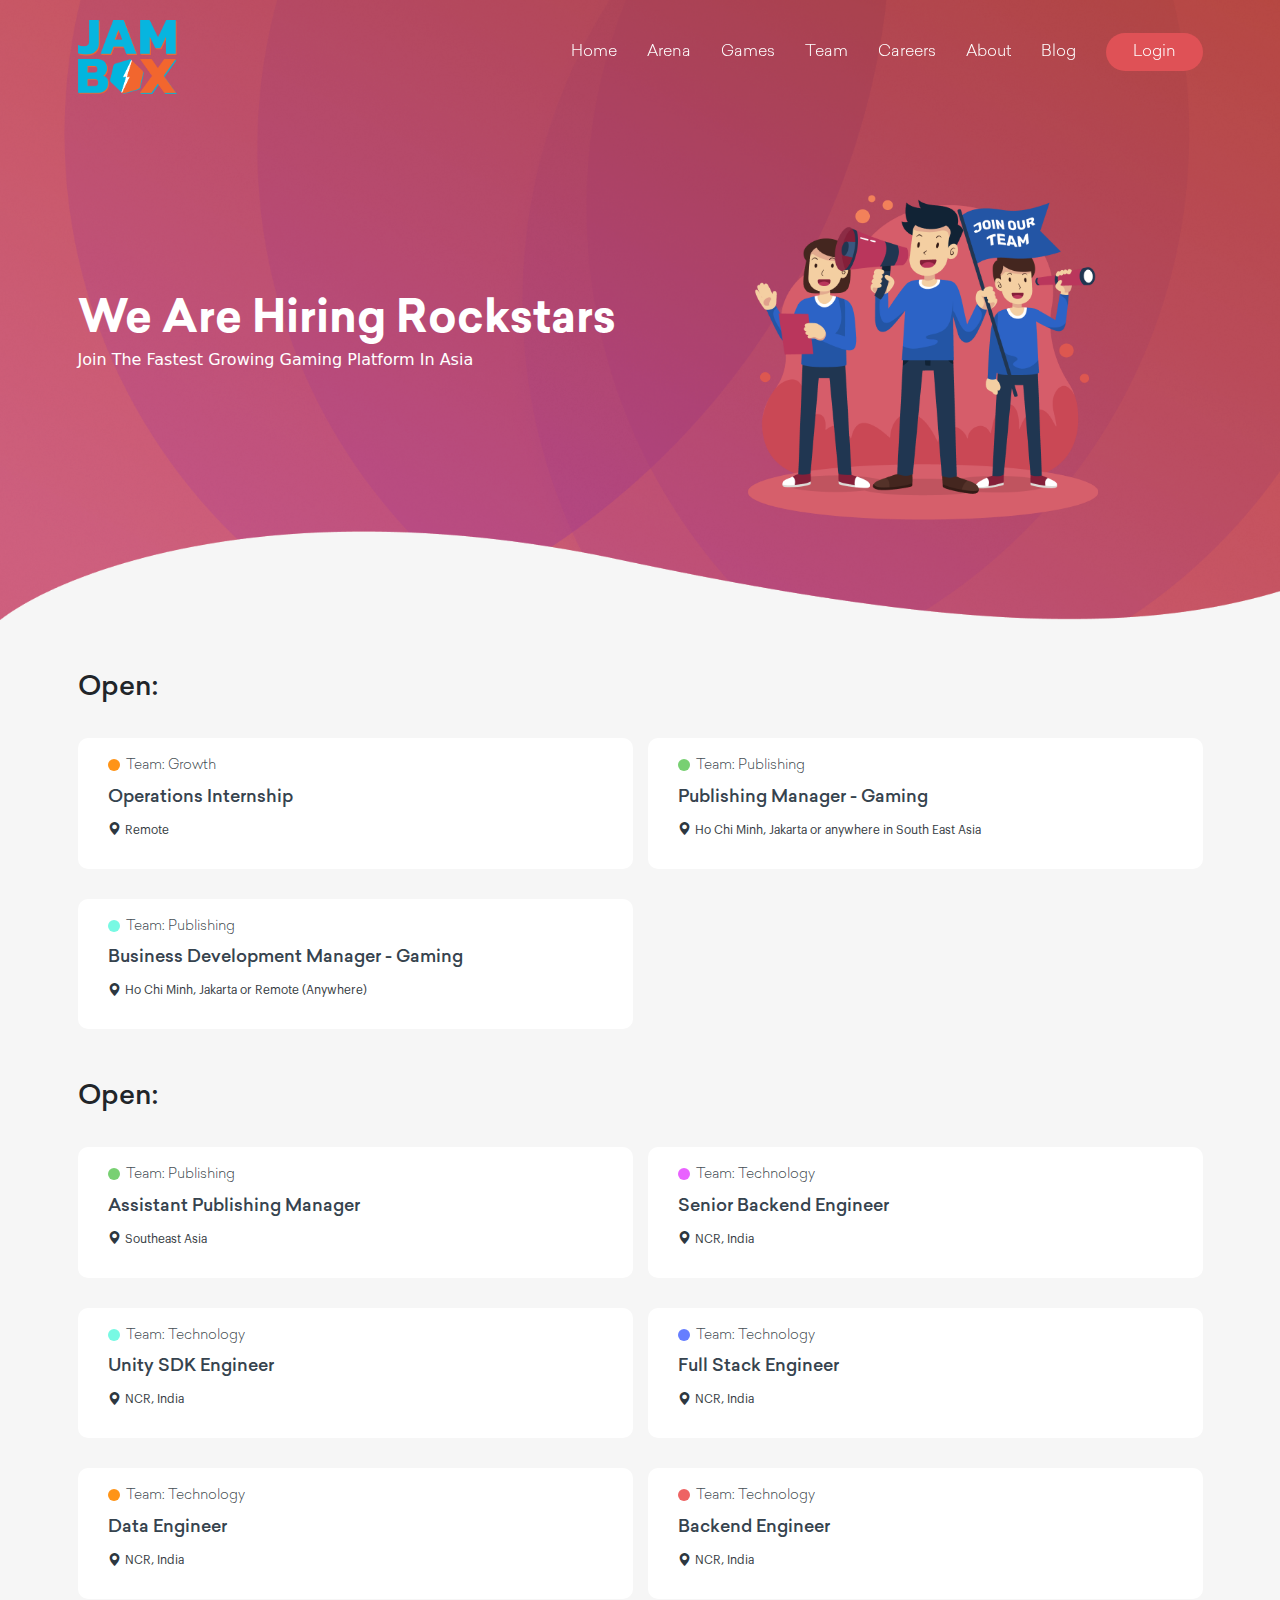
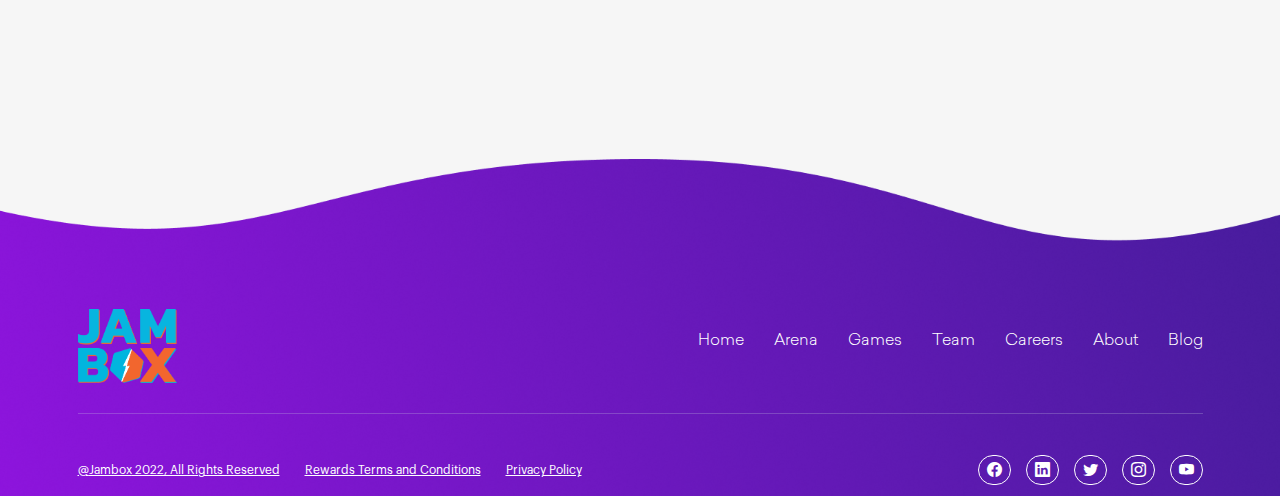
<file: index.html>
<!DOCTYPE html>
<html lang="en">
  <head>
    <meta charset="UTF-8" />
    <meta http-equiv="X-UA-Compatible" content="IE=edge" />
    <meta name="viewport" content="width=device-width, initial-scale=1.0" />
    <title>Jam Box - Career</title>

    <!-- Bootstrap Icon Css -->
    <link
      rel="stylesheet"
      href="https://cdn.jsdelivr.net/npm/bootstrap-icons@1.8.1/font/bootstrap-icons.css"
    />

    <!-- Bootstrap Css -->
    <link rel="stylesheet" href="resources/css/bootstrap.min.css" />

    <!-- Header-Footer CSS -->
    <link rel="stylesheet" href="resources/css/header-footer.css" />

    <!-- Career CSS -->
    <link rel="stylesheet" href="resources/css/career.css" />
  </head>
  <body>
    <!-- Header Section HTML Start -->

    <header class="header">
      <div class="header-wrapper">
        <div class="header-nav">
          <div class="container">
            <!-- Navigation Section Start -->
            <nav>
              <div class="logo">
                <a href="#"
                  ><img
                    src="resources/images/logo.png"
                    alt="logo"
                    loading="lazy"
                /></a>
              </div>
              <button class="menu-toggler">
                <span></span>
                <span></span>
                <span></span>
              </button>
              <div class="menu">
                <ul>
                  <li><a href="#">home</a></li>
                  <li><a href="#">arena</a></li>
                  <li><a href="#">games</a></li>
                  <li><a href="#">team</a></li>
                  <li><a href="#">careers</a></li>
                  <li><a href="#">about</a></li>
                  <li><a href="#">blog</a></li>
                  <li><a class="login-btn" href="#">login</a></li>
                </ul>
              </div>
            </nav>
          </div>
        </div>
        <!-- Navigation Section End -->
        <!-- Form Hero Section HTML Start -->
        <section id="Career-hero">
          <div class="container">
            <div class="row d-flex justify-content-between align-items-center">
              <div class="col-md-6">
                <div class="career-hero-content">
                  <h1 class="text-white">We Are Hiring Rockstars</h1>
                  <p class="text-white">
                    Join The Fastest Growing Gaming Platform In Asia
                  </p>
                </div>
              </div>
              <div class="col-md-6">
                <div class="career-hero-img">
                  <img
                    src="resources/images/career-hero.png"
                    alt="hero-img"
                    loading="lazy"
                  />
                </div>
              </div>
            </div>
          </div>
        </section>

        <!-- Form Hero Section HTML End -->
      </div>
    </header>

    <!-- Header Section HTML End -->

    <!-- Career Open Section Start -->

    <section id="Career-open">
      <div class="container">
        <div class="career-title">
          <h2>Open:</h2>
        </div>
        <div class="row">
          <div class="col-md-6">
            <div class="career-open-box">
              <span class="span-orange"></span>
              <h5>Team: Growth</h5>
              <h3>Operations Internship</h3>
              <div class="career-location">
                <i class="bi bi-geo-alt-fill"></i>
                <p>Remote</p>
              </div>
            </div>
          </div>
          <div class="col-md-6">
            <div class="career-open-box">
              <span class="span-green"></span>
              <h5>Team: Publishing</h5>
              <h3>Publishing Manager - Gaming</h3>
              <div class="career-location">
                <i class="bi bi-geo-alt-fill"></i>
                <p>Ho Chi Minh, Jakarta or anywhere in South East Asia</p>
              </div>
            </div>
          </div>
        </div>
        <div class="row">
          <div class="col-md-6">
            <div class="career-open-box">
              <span class="span-sky"></span>
              <h5>Team: Publishing</h5>
              <h3>Business Development Manager - Gaming</h3>
              <div class="career-location">
                <i class="bi bi-geo-alt-fill"></i>
                <p>Ho Chi Minh, Jakarta or Remote (Anywhere)</p>
              </div>
            </div>
          </div>
        </div>
      </div>
    </section>

    <!-- Career Open Section End -->

    <!-- Career Closed Section Start -->

    <section id="Career-closed">
      <div class="container">
        <div class="career-title">
          <h2>Open:</h2>
        </div>
        <div class="row">
          <div class="col-md-6">
            <div class="career-closed-box">
              <span class="span-green"></span>
              <h5>Team: Publishing</h5>
              <h3>Assistant Publishing Manager</h3>
              <div class="career-location">
                <i class="bi bi-geo-alt-fill"></i>
                <p>Southeast Asia</p>
              </div>
            </div>
          </div>
          <div class="col-md-6">
            <div class="career-closed-box">
              <span class="span-pink"></span>
              <h5>Team: Technology</h5>
              <h3>Senior Backend Engineer</h3>
              <div class="career-location">
                <i class="bi bi-geo-alt-fill"></i>
                <p>NCR, India</p>
              </div>
            </div>
          </div>
        </div>
        <div class="row">
          <div class="col-md-6">
            <div class="career-closed-box">
              <span class="span-sky"></span>
              <h5>Team: Technology</h5>
              <h3>Unity SDK Engineer</h3>
              <div class="career-location">
                <i class="bi bi-geo-alt-fill"></i>
                <p>NCR, India</p>
              </div>
            </div>
          </div>
          <div class="col-md-6">
            <div class="career-closed-box">
              <span class="span-blue"></span>
              <h5>Team: Technology</h5>
              <h3>Full Stack Engineer</h3>
              <div class="career-location">
                <i class="bi bi-geo-alt-fill"></i>
                <p>NCR, India</p>
              </div>
            </div>
          </div>
        </div>
        <div class="row">
          <div class="col-md-6">
            <div class="career-closed-box">
              <span class="span-orange"></span>
              <h5>Team: Technology</h5>
              <h3>Data Engineer</h3>
              <div class="career-location">
                <i class="bi bi-geo-alt-fill"></i>
                <p>NCR, India</p>
              </div>
            </div>
          </div>
          <div class="col-md-6">
            <div class="career-closed-box">
              <span class="span-red"></span>
              <h5>Team: Technology</h5>
              <h3>Backend Engineer</h3>
              <div class="career-location">
                <i class="bi bi-geo-alt-fill"></i>
                <p>NCR, India</p>
              </div>
            </div>
          </div>
        </div>
      </div>
    </section>

    <!-- Career Closed Section End -->

    <!-- Footer Section HTML Start -->

    <footer id="Footer">
      <div class="footer-wrapper">
        <div class="container">
          <div
            class="footer-nav d-block d-md-flex justify-content-between align-items-center"
          >
            <div class="footer-logo">
              <img src="resources/images/logo.png" alt="logo" loading="lazy" />
            </div>
            <div class="footer-menu">
              <ul>
                <li><a href="#">home</a></li>
                <li><a href="#">arena</a></li>
                <li><a href="#">games</a></li>
                <li><a href="#">team</a></li>
                <li><a href="#">careers</a></li>
                <li><a href="#">about</a></li>
                <li><a href="#">blog</a></li>
              </ul>
            </div>
          </div>
          <hr class="footer-hr" />
          <div
            class="footer-content py-4 d-block d-md-flex justify-content-between align-items-center"
          >
            <div class="footer-copy">
              <li>@<a href="#">Jambox</a> 2022, All Rights Reserved</li>
              <a href="#">Rewards Terms and Conditions</a>
              <a href="#">Privacy Policy</a>
            </div>
            <div class="footer-social">
              <a href="#"><i class="bi bi-facebook"></i></a>
              <a href="#"><i class="bi bi-linkedin"></i></a>
              <a href="#"><i class="bi bi-twitter"></i></a>
              <a href="#"><i class="bi bi-instagram"></i></a>
              <a href="#"><i class="bi bi-youtube"></i></a>
            </div>
          </div>
        </div>
      </div>
    </footer>

    <!-- Footer Section HTML End -->

    <!-- Bootstrap JS -->
    <script src="resources/js/bootstrap.min.js"></script>

    <!-- Custom JS -->
    <script src="resources/js/custom.js"></script>
  </body>
</html>
</file>
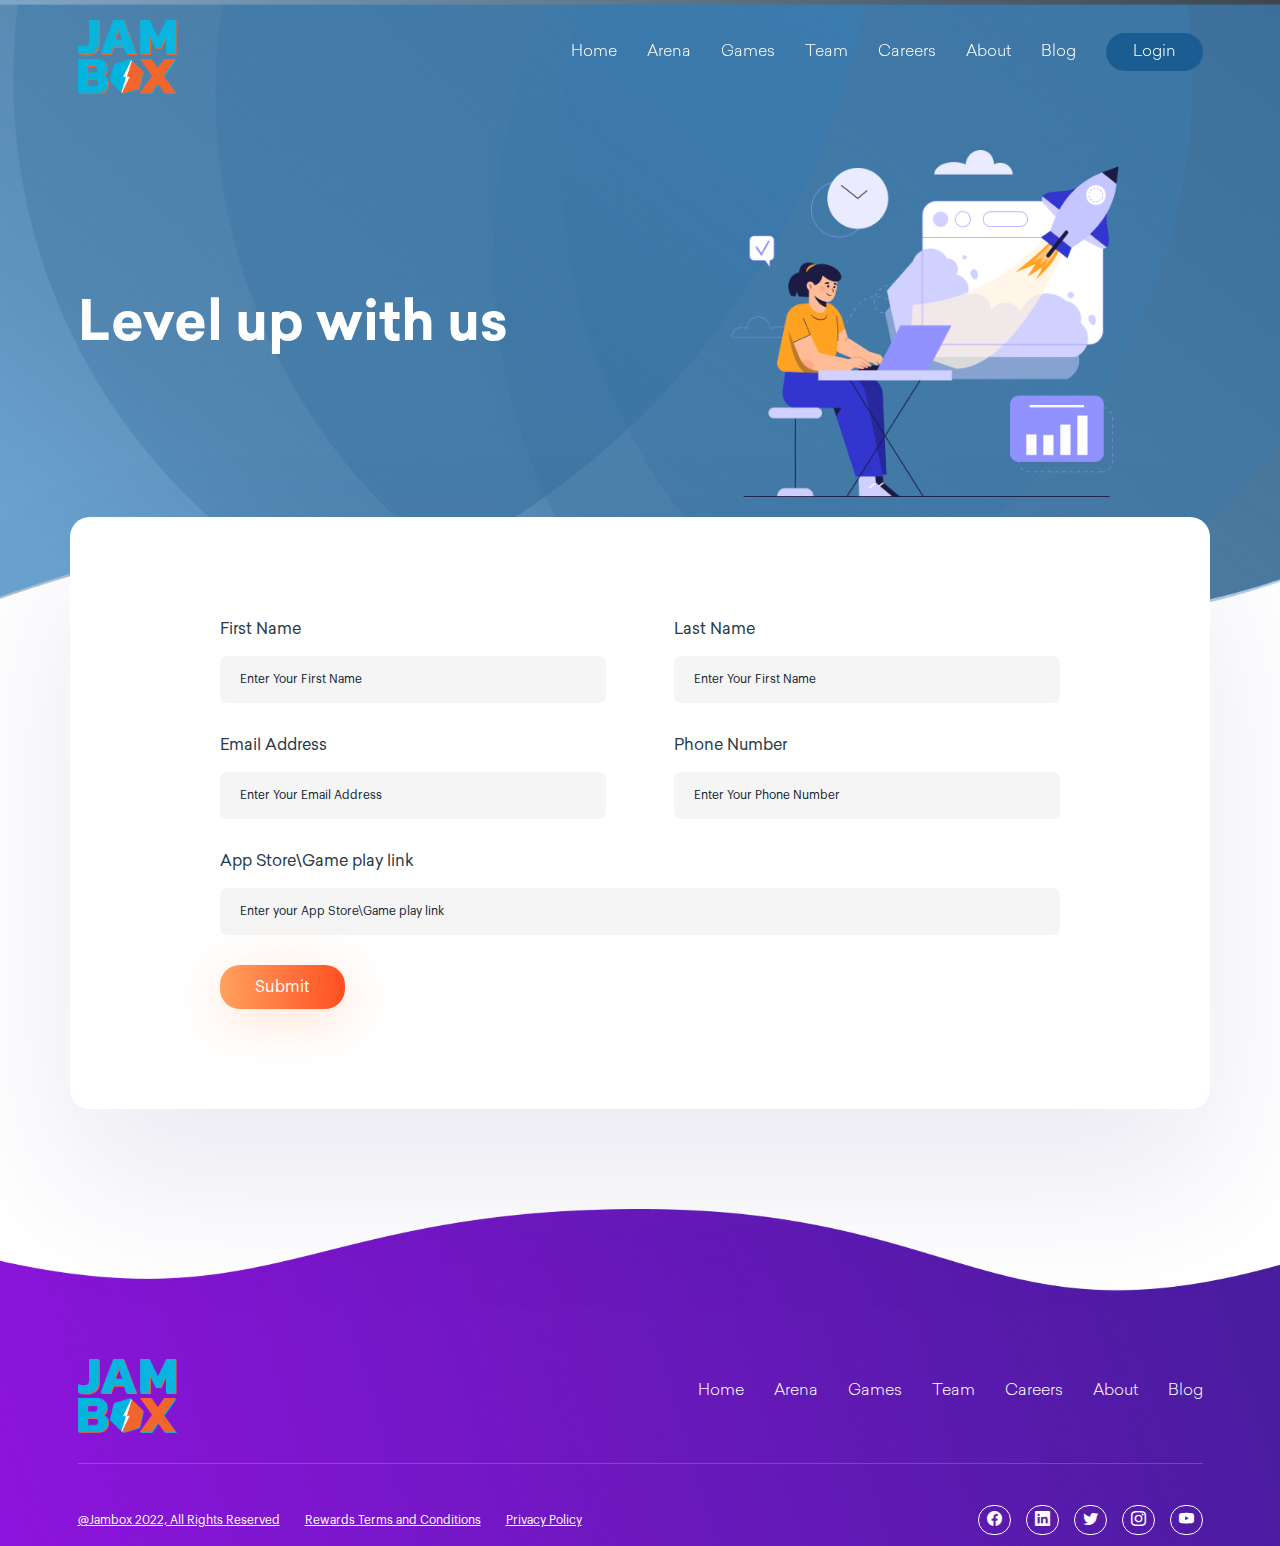
<file: form.html>
<!DOCTYPE html>
<html lang="en">
  <head>
    <meta charset="UTF-8" />
    <meta http-equiv="X-UA-Compatible" content="IE=edge" />
    <meta name="viewport" content="width=device-width, initial-scale=1.0" />
    <title>Jam Box - Form</title>

    <!-- Bootstrap Icon Css -->
    <link
      rel="stylesheet"
      href="https://cdn.jsdelivr.net/npm/bootstrap-icons@1.8.1/font/bootstrap-icons.css"
    />

    <!-- Bootstrap Css -->
    <link rel="stylesheet" href="resources/css/bootstrap.min.css" />

    <!-- Custom CSS -->
    <link rel="stylesheet" href="resources/css/style.css" />

    <!-- Responsive CSS -->
    <link rel="stylesheet" href="resources/css/responsive.css" />
  </head>
  <body>
    <!-- Header Section HTML Start -->

    <header class="header">
      <div class="header-wrapper">
        <div class="header-nav">
          <div class="container">
            <!-- Navigation Section Start -->
            <nav>
              <div class="logo">
                <a href="#"
                  ><img
                    src="resources/images/logo.png"
                    alt="logo"
                    loading="lazy"
                /></a>
              </div>
              <button class="menu-toggler">
                <span></span>
                <span></span>
                <span></span>
              </button>
              <div class="menu">
                <ul>
                  <li><a href="#">home</a></li>
                  <li><a href="#">arena</a></li>
                  <li><a href="#">games</a></li>
                  <li><a href="#">team</a></li>
                  <li><a href="#">careers</a></li>
                  <li><a href="#">about</a></li>
                  <li><a href="#">blog</a></li>
                  <li><a class="login-btn" href="#">login</a></li>
                </ul>
              </div>
            </nav>
          </div>
        </div>
        <!-- Navigation Section End -->
        <!-- Form Hero Section HTML Start -->
        <section id="Form-hero">
          <div class="container">
            <div class="row d-flex justify-content-between align-items-center">
              <div class="col-md-6">
                <div class="form-hero-content">
                  <h1>Level up with us</h1>
                </div>
              </div>
              <div class="col-md-6">
                <div class="form-hero-img">
                  <img
                    src="resources/images/hero-img.png"
                    alt="hero-img"
                    loading="lazy"
                  />
                </div>
              </div>
            </div>
          </div>
        </section>

        <!-- Form Hero Section HTML End -->
      </div>
    </header>

    <!-- Header Section HTML End -->

    <!-- Form Section HTML Start -->

    <section id="Form">
      <div class="container">
        <div class="row">
          <div class="form-wrapper">
            <form>
              <div
                class="input-group d-block d-md-flex justify-content-between align-items-center"
              >
                <div class="input-field">
                  <label class="form-label">First Name</label>
                  <input
                    type="text"
                    class="form-control"
                    placeholder="Enter Your First Name"
                  />
                </div>
                <div class="input-field">
                  <label class="form-label">Last Name</label>
                  <input
                    type="text"
                    class="form-control"
                    placeholder="Enter Your First Name"
                  />
                </div>
              </div>
              <div
                class="input-group d-block d-md-flex justify-content-between align-items-center"
              >
                <div class="input-field">
                  <label class="form-label">Email Address</label>
                  <input
                    type="eamil"
                    class="form-control"
                    placeholder="Enter Your Email Address"
                  />
                </div>
                <div class="input-field">
                  <label class="form-label">Phone Number</label>
                  <input
                    type="text"
                    class="form-control"
                    placeholder="Enter Your Phone Number"
                  />
                </div>
              </div>
              <div class="app-store mb-5">
                <label class="form-label">App Store\Game play link</label>
                <input
                  type="text"
                  class="form-control"
                  placeholder="Enter your App Store\Game play link"
                />
              </div>
              <button type="submit" class="submit-btn">Submit</button>
            </form>
          </div>
        </div>
      </div>
    </section>

    <!-- Form Section HTML End -->

    <!-- Footer Section HTML Start -->

    <footer id="Footer">
      <div class="footer-wrapper">
        <div class="container">
          <div
            class="footer-nav d-block d-md-flex justify-content-between align-items-center"
          >
            <div class="footer-logo">
              <img src="resources/images/logo.png" alt="logo" loading="lazy" />
            </div>
            <div class="footer-menu">
              <ul>
                <li><a href="#">home</a></li>
                <li><a href="#">arena</a></li>
                <li><a href="#">games</a></li>
                <li><a href="#">team</a></li>
                <li><a href="#">careers</a></li>
                <li><a href="#">about</a></li>
                <li><a href="#">blog</a></li>
              </ul>
            </div>
          </div>
          <hr class="footer-hr" />
          <div
            class="footer-content py-4 d-block d-md-flex justify-content-between align-items-center"
          >
            <div class="footer-copy">
              <li>@<a href="#">Jambox</a> 2022, All Rights Reserved</li>
              <a href="#">Rewards Terms and Conditions</a>
              <a href="#">Privacy Policy</a>
            </div>
            <div class="footer-social">
              <a href="#"><i class="bi bi-facebook"></i></a>
              <a href="#"><i class="bi bi-linkedin"></i></a>
              <a href="#"><i class="bi bi-twitter"></i></a>
              <a href="#"><i class="bi bi-instagram"></i></a>
              <a href="#"><i class="bi bi-youtube"></i></a>
            </div>
          </div>
        </div>
      </div>
    </footer>

    <!-- Footer Section HTML End -->

    <!-- Bootstrap JS -->
    <script src="resources/js/bootstrap.min.js"></script>

    <!-- Custom JS -->
    <script src="resources/js/custom.js"></script>
  </body>
</html>
</file>
<file: resources/css/header-footer.css>
/* Header Section CSS Start */
.header-nav {
  position: fixed;
  width: 100%;
  transition: all 0.3s ease-in-out;
  z-index: 999;
}

.header-nav.sticky {
  background: rgb(255, 255, 255);
  box-shadow: rgb(173 173 173) 0px 0px 3px 1px;
}
.sticky .menu ul li a {
  color: #000;
}
.sticky.login-btn {
  color: #ffffff !important;
}

nav {
  display: flex;
  justify-content: space-between;
  align-items: center;
  padding: 2rem 0;
}
.logo {
  max-width: 10rem;
}

nav .menu ul {
  display: flex;
}
nav .menu ul li {
  list-style: none;
  margin-left: 3rem;
}
nav .menu ul li a {
  position: relative;
  color: #fff;
  text-decoration: none;
  text-transform: capitalize;
  font-family: Sailec;
  font-weight: 300;
  font-size: 1.6rem;
}

nav .menu ul li a:hover {
  color: #ff723a;
}
a.login-btn {
  background: #df5156;
  color: #fff !important;
  font-weight: 300 !important;
  padding: 1.1rem 2.7rem;
  margin-left: 18rem;
  border-radius: 2.5rem;
  transition: all 250ms;
}
a.login-btn:hover {
  opacity: 0.8;
}
a.login-btn {
  margin-left: 0;
}

nav .menu-toggler {
  background: none;
  border: none;
  outline: none;
  width: 3rem;
  z-index: 999;
  display: none;
}
nav .menu-toggler span {
  position: relative;
  display: block;
  background: #09b6df;
  height: 0.3rem;
  margin: 0.7rem 0;
  border-radius: 1rem;
}

/* Header Section CSS End */

/* Footer Section CSS Start */

#Footer {
  padding-top: 10rem;
}

.footer-wrapper {
  background-image: url(../images/footer-bg.png);
  background-position: center;
  background-size: cover;
  background-repeat: no-repeat;
}

.footer-nav {
  padding-top: 15rem;
}
.footer-logo {
  max-width: 10rem;
}

.footer-menu ul {
  display: flex;
  justify-content: center;
  align-items: center;
}

.footer-menu ul li {
  margin-left: 3rem;
}

.footer-menu ul li a {
  font-family: "Sailec";
  font-size: 1.6rem;
  text-transform: capitalize;
  color: #fff;
  font-weight: 300;
}
.footer-menu ul li a:hover {
  color: #ff723a;
}

hr.footer-hr {
  color: #cfd5e4;
  margin: 3rem 0;
}
.footer-copy {
  display: flex;
}
.footer-copy li {
  text-decoration: underline;
}

.footer-copy li,
.footer-copy a {
  list-style: none;
  font-family: "Graphik";
  font-size: 1.2rem;
  color: #ffffff;
}
.footer-copy a {
  text-decoration: underline;
  margin-left: 2.5rem;
}
.footer-copy a:first-child {
  margin-left: 0rem;
}
.footer-social {
  font-size: 1.5rem;
}

.footer-social i {
  margin-left: 1rem;
  color: #ffffff;
  border: 1px solid #ffffff;
  width: 2rem;
  height: 2rem;
  padding: 0.5rem 0.8rem;
  border-radius: 5rem;
}
.footer-social i:hover {
  background: #fff;
  color: #5919ad;
}

/* Footer Section CSS End */

/* Responsive CSS for Menu */

@media (max-width: 991px) {
  .container {
    display: block;
    max-width: 100%;
    margin: auto;
  }

  nav {
    line-height: 70px;
  }
  .header-nav {
    background: #fff;
  }

  .menu-toggler {
    display: block !important;
    margin: 0 50px;
  }

  .menu {
    position: fixed;
    width: 40%;
    height: 100vh;
    background: #ffffff;
    top: 90px;
    right: -100%;
    transition: all 0.4s linear;
  }
  nav .menu ul li a {
    color: #000 !important;
  }
  .logo {
    padding-left: 3rem;
  }

  nav .menu ul li a.login-btn {
    margin-left: 0;
    color: #fff !important;
  }

  .menu ul {
    flex-direction: column;
    text-align: center;
    padding-top: 4rem;
  }
  .menu.active {
    right: 0;
  }

  .menu-toggler span {
    transition: all 0.2s linear;
  }
  .menu-toggler.active span:first-child {
    transform: rotate(-45deg);
    top: 10px;
  }
  .menu-toggler.active span:nth-child(2) {
    opacity: 0;
  }
  .menu-toggler.active span:last-child {
    transform: rotate(45deg);
    bottom: 10px;
  }
}

/* Footer CSS Start */

@media (min-width: 300px) and (max-width: 767px) {
  /* Nav Css */
  .logo img {
    max-width: 8rem;
  }
  .footer-logo img {
    width: 8rem;
    margin: auto;
    text-align: center;
  }
  .footer-logo {
    margin: auto;
    text-align: center;
    padding-bottom: 5rem;
  }
  .footer-nav {
    padding-top: 6rem;
    padding-bottom: 0;
  }
  .footer-menu ul {
    display: block;
    text-align: center;
  }
  .footer-menu ul {
    padding-left: 0;
  }
  .footer-menu ul li {
    margin-left: 0;
  }
  .footer-menu ul li {
    padding-bottom: 1.7rem;
  }
  .footer-content {
    text-align: center;
  }
  .footer-social {
    padding: 3rem 0;
  }
  .footer-copy {
    display: block;
  }
  .footer-copy a {
    text-decoration: underline;
    margin-left: 2.5rem;
    margin-top: 5px;
  }
}

@media (min-width: 768px) and (max-width: 991px) {
  .logo img {
    max-width: 9rem;
  }
}

@media (min-width: 1600px) and (max-width: 1920px) {
  .footer-wrapper {
    height: 45vh;
  }
  .footer-nav {
    padding-top: 17rem;
  }
}
</file>
<file: resources/css/career.css>
/* Base CSS Styles */

* {
  margin: 0;
  padding: 0;
  box-sizing: border-box;
}

html {
  font-size: 62.5%;
}

body {
  scroll-behavior: smooth;
  background-color: #f6f6f6;
}

/* Adding Fonts */

/* Sailec Font */

@font-face {
  font-family: Sailec;
  src: url(../fonts/SailecLight.otf);
  font-weight: 300;
}
@font-face {
  font-family: Sailec;
  src: url(../fonts/SailecRegular.otf);
  font-weight: 400;
}
@font-face {
  font-family: Sailec;
  src: url(../fonts/SailecMedium.otf);
  font-weight: 500;
}
@font-face {
  font-family: Sailec;
  src: url(../fonts/SailecBold.otf);
  font-weight: 700;
}

/* Graphik Font */

@font-face {
  font-family: Graphik;
  src: url(../fonts/GraphikRegular.otf);
  font-weight: 400;
}
@font-face {
  font-family: Graphik;
  src: url(../fonts/GraphikMedium.otf);
  font-weight: 500;
}
@font-face {
  font-family: Graphik;
  src: url(../fonts/GraphikSemibold.otf);
  font-weight: 600;
}
@font-face {
  font-family: Graphik;
  src: url(../fonts/GraphikBold.otf);
  font-weight: 700;
}

/* :root {
    --gray: #f5f5f5;
  } */

a {
  text-decoration: none;
}

ul li {
  list-style: none;
}

img {
  max-width: 100%;
}

p {
  font-size: 1.6rem;
  color: var(--secondary-color);
}

/* Base Style End */

/* Header Section CSS Start */

.header-wrapper {
  background-image: url(../images/career-bg.png);
  background-size: cover;
  background-repeat: no-repeat;
}

/* Header Section CSS End */

/* Career Hero Section CSS Start */
section#Career-hero {
  padding-top: 15rem;
  padding-bottom: 10rem;
}
.career-hero-content h1 {
  font-family: "Sailec";
  font-size: 4.5rem;
  font-weight: 700;
  color: #fff;
}

.career-hero-img {
  max-width: 65%;
  margin: auto;
}

/* Career Hero Section CSS End */

/* Career Open Section CSS Start */

section#Career-open {
  padding-top: 5rem;
  padding-bottom: 5rem;
}
section#Career-closed {
  padding-bottom: 6rem;
}

.career-title h2 {
  font-family: "Sailec";
  font-size: 2.7rem;
}

.career-open-box,
.career-closed-box {
  position: relative;
  background: #ffffff;
  margin-top: 3rem;
  padding: 2rem 3rem;
  border-radius: 1rem;
}
.career-open-box::after,
.career-closed-box::after {
  position: absolute;
  content: "";
  background: #1bc6ef;
  width: 100%;
  height: 100%;
  top: 13px;
  left: 13px;
  border-radius: 1rem;
  opacity: 0;
  transition: opacity 0.7s ease-out;
  z-index: -1;
}

.career-open-box:hover::after,
.career-closed-box:hover::after {
  opacity: 1;
}

.career-open-box span,
.career-closed-box span {
  position: absolute;
  width: 1.2rem;
  height: 1.2rem;
  background: #ff9417;
  border-radius: 5rem;
  top: 21px;
}
span.span-orange {
  background: #ff9417;
}
span.span-green {
  background: #78d072;
}
span.span-sky {
  background: #78f9e3;
}
span.span-pink {
  background: #e962ff;
}
span.span-blue {
  background: #667eff;
}
span.span-red {
  background: #ee6363;
}

.career-open-box h5,
.career-closed-box h5 {
  font-family: "Sailec";
  font-weight: 300;
  font-size: 1.4rem;
  color: #2d3740e6;
  padding-left: 1.8rem;
}

.career-open-box h3,
.career-closed-box h3 {
  font-family: "Sailec";
  color: #36434e;
  padding-top: 0.5rem;
}

.career-location {
  display: flex;
  align-items: center;
}

.career-location i {
  color: #2d3740;
  font-size: 1.3rem;
}

.career-location p {
  font-family: "Graphik";
  font-weight: 400;
  font-size: 1.2rem;
  color: #363c42;
  padding-top: 1rem;
  padding-left: 0.4rem;
}

/* Career Open Section CSS End */

/* ============================= */
/* Career Page Responsive CSS */
/* ============================= */

@media (min-width: 300px) and (max-width: 767px) {
  /* Nav Css */
  .logo img {
    max-width: 8rem;
  }
  .career-hero-img {
    padding-bottom: 5rem;
  }
  .career-hero-content {
    padding: 3rem 0;
    text-align: center;
  }
  .career-hero-content h1 {
    font-size: 4rem;
    text-align: center;
    padding-left: 0;
  }
  section#Career-open {
    padding-top: 2rem;
  }
}

@media (min-width: 768px) and (max-width: 991px) {
  .logo img {
    max-width: 9rem;
  }
  .career-hero-content {
    padding-left: 3rem;
  }
  .career-hero-content h1 {
    font-size: 4rem;
  }
}

@media (min-width: 1600px) and (max-width: 1920px) {
  .form-hero-content h1 {
    font-size: 6rem;
  }
  section#Career-hero {
    padding-bottom: 27rem;
  }
}
</file>
<file: resources/css/style.css>
/* Base CSS Styles */

* {
  margin: 0;
  padding: 0;
  box-sizing: border-box;
}

html {
  font-size: 62.5%;
}

body {
  scroll-behavior: smooth;
}

/* Adding Fonts */

/* Sailec Font */

@font-face {
  font-family: Sailec;
  src: url(../fonts/SailecLight.otf);
  font-weight: 300;
}
@font-face {
  font-family: Sailec;
  src: url(../fonts/SailecRegular.otf);
  font-weight: 400;
}
@font-face {
  font-family: Sailec;
  src: url(../fonts/SailecMedium.otf);
  font-weight: 500;
}
@font-face {
  font-family: Sailec;
  src: url(../fonts/SailecBold.otf);
  font-weight: 700;
}

/* Graphik Font */

@font-face {
  font-family: Graphik;
  src: url(../fonts/GraphikRegular.otf);
  font-weight: 400;
}
@font-face {
  font-family: Graphik;
  src: url(../fonts/GraphikMedium.otf);
  font-weight: 500;
}
@font-face {
  font-family: Graphik;
  src: url(../fonts/GraphikSemibold.otf);
  font-weight: 600;
}
@font-face {
  font-family: Graphik;
  src: url(../fonts/GraphikBold.otf);
  font-weight: 700;
}

/* :root {
  --gray: #f5f5f5;
} */

a {
  text-decoration: none;
}

ul li {
  list-style: none;
}

img {
  max-width: 100%;
}

p {
  font-size: 1.6rem;
  color: var(--secondary-color);
}

/* Section Spacing */

/* Header Section CSS Start */

/* Navigation Section CSS Start */

.header-wrapper {
  background-image: url(../images/header-bg.png);
  background-size: cover;
  background-repeat: no-repeat;
}

.header-nav {
  position: fixed;
  width: 100%;
  transition: all 0.3s ease-in-out;
  z-index: 999;
}

.header-nav.sticky {
  background: rgb(255, 255, 255);
  box-shadow: rgb(173 173 173) 0px 0px 3px 1px;
}
.sticky .menu ul li a {
  color: #000;
}

nav {
  display: flex;
  justify-content: space-between;
  align-items: center;
  padding: 2rem 0;
}
.logo {
  max-width: 10rem;
}

nav .menu ul {
  display: flex;
}
nav .menu ul li {
  list-style: none;
  margin-left: 3rem;
}
nav .menu ul li a {
  position: relative;
  color: #fff;
  text-decoration: none;
  text-transform: capitalize;
  font-family: Sailec;
  font-weight: 300;
  font-size: 1.6rem;
}

nav .menu ul li a:hover {
  color: #ff723a;
}

a.login-btn {
  background: #1b5d93;
  color: #fff !important;
  font-weight: 300 !important;
  padding: 1.1rem 2.7rem;
  border-radius: 2.5rem;
  transition: all 250ms;
}
a.login-btn:hover {
  opacity: 0.8;
}

nav .menu-toggler {
  background: none;
  border: none;
  outline: none;
  width: 3rem;
  z-index: 999;
  display: none;
}
nav .menu-toggler span {
  position: relative;
  display: block;
  background: #09b6df;
  height: 0.3rem;
  margin: 0.7rem 0;
  border-radius: 1rem;
}

/* Navigation Section CSS End */

/* Hero Section CSS Start */

#Form-hero {
  padding-bottom: 12rem;
  padding-top: 15rem;
}

.form-hero-content h1 {
  font-family: "Sailec";
  font-size: 5.5rem;
  font-weight: 700;
  color: #fff;
}

.form-hero-img img {
  width: 100%;
}

.form-hero-img {
  max-width: 70%;
  margin: auto;
}

/* Hero Section CSS End */

/* Header Section CSS End */

/* Form Section HTML Start */

.form-wrapper {
  background: white;
  padding: 10rem 15rem;
  box-shadow: 0px 70px 150px rgba(35, 41, 126, 0.1);
  border-radius: 2rem;
  margin-top: -10rem;
}
.input-field {
  width: 46%;
  margin-bottom: 3rem;
}

.input-field input,
.app-store input {
  background: #f5f5f5;
  padding: 1.6rem 2rem;
  border-radius: 0.7rem;
  border: none;
  outline: 0;
}
.input-field label,
.app-store label {
  font-family: "Sailec";
  font-size: 1.6rem;
  color: #283a48;
  padding-bottom: 1rem;
}

::placeholder {
  color: #102230 !important;
  font-family: Graphik;
  font-size: 1.2rem;
}

button.submit-btn {
  background: linear-gradient(90deg, #ffa15e 0%, #ff4f22 100%);
  box-shadow: 2px 10px 50px rgba(255, 154, 89, 0.3);
  border-radius: 2rem;
  border: none;
  outline: 0;
  font-family: "Graphik";
  font-size: 1.6rem;
  color: #fff;
  padding: 1rem 3.5rem;
  transition: all 250ms;
}
button.submit-btn:hover {
  opacity: 0.8;
}

/* Form Section HTML End */

/* Footer Section CSS Start */

#Footer {
  padding-top: 10rem;
}

.footer-wrapper {
  background-image: url(../images/footer-bg.png);
  background-position: center;
  background-size: cover;
  background-repeat: no-repeat;
}

.footer-nav {
  padding-top: 15rem;
}
.footer-logo {
  max-width: 10rem;
}

.footer-menu ul {
  display: flex;
  justify-content: center;
  align-items: center;
}

.footer-menu ul li {
  margin-left: 3rem;
}

.footer-menu ul li a {
  font-family: "Sailec";
  font-size: 1.6rem;
  text-transform: capitalize;
  color: #fff;
  font-weight: 300;
}
.footer-menu ul li a:hover {
  color: #ff723a;
}

hr.footer-hr {
  color: #cfd5e4;
  margin: 3rem 0;
}
.footer-copy {
  display: flex;
}
.footer-copy li {
  text-decoration: underline;
}

.footer-copy li,
.footer-copy a {
  list-style: none;
  font-family: "Graphik";
  font-size: 1.2rem;
  color: #ffffff;
}
.footer-copy a {
  text-decoration: underline;
  margin-left: 2.5rem;
}
.footer-copy a:first-child {
  margin-left: 0rem;
}
.footer-social {
  font-size: 1.5rem;
}

.footer-social i {
  margin-left: 1rem;
  color: #ffffff;
  border: 1px solid #ffffff;
  width: 2rem;
  height: 2rem;
  padding: 0.5rem 0.8rem;
  border-radius: 5rem;
}
.footer-social i:hover {
  background: #fff;
  color: #5919ad;
}
/* Footer Section CSS End */
</file>
<file: resources/css/responsive.css>
/* Responsive CSS for Menu */

@media (max-width: 991px) {
  .container {
    display: block;
    max-width: 100%;
    margin: auto;
  }

  nav {
    line-height: 70px;
  }
  .header-nav {
    background: #fff;
  }

  .menu-toggler {
    display: block !important;
    margin: 0 50px;
  }

  .menu {
    position: fixed;
    width: 40%;
    height: 100vh;
    background: #ffffff;
    top: 90px;
    right: -100%;
    transition: all 0.4s linear;
  }
  .menu ul li a {
    color: #000 !important;
  }
  .logo {
    padding-left: 3rem;
  }

  a.login-btn {
    margin-left: 0;
  }

  .menu ul {
    flex-direction: column;
    text-align: center;
    padding-top: 4rem;
  }
  .menu.active {
    right: 0;
  }

  .menu-toggler span {
    transition: all 0.2s linear;
  }
  .menu-toggler.active span:first-child {
    transform: rotate(-45deg);
    top: 10px;
  }
  .menu-toggler.active span:nth-child(2) {
    opacity: 0;
  }
  .menu-toggler.active span:last-child {
    transform: rotate(45deg);
    bottom: 10px;
  }
  .form-hero-content h1 {
    padding-left: 4rem;
  }
}

/* ============================= */
/* Form Page Responsive CSS */
/* ============================= */

@media (min-width: 300px) and (max-width: 767px) {
  /* Nav Css */
  .logo img {
    max-width: 8rem;
  }
  .form-hero-content {
    padding: 5rem 0;
  }
  .form-hero-content h1 {
    font-size: 5rem;
    text-align: center;
    padding-left: 0;
  }
  .form-wrapper {
    padding: 10rem 3rem;
  }
  .input-field {
    width: 100%;
  }
  .footer-logo img {
    width: 8rem;
    margin: auto;
    text-align: center;
  }
  .footer-logo {
    margin: auto;
    text-align: center;
    padding-bottom: 5rem;
  }
  .footer-nav {
    padding-top: 6rem;
    padding-bottom: 0;
  }
  .footer-menu ul {
    display: block;
    text-align: center;
  }
  .footer-menu ul {
    padding-left: 0;
  }
  .footer-menu ul li {
    margin-left: 0;
  }
  .footer-menu ul li {
    padding-bottom: 1.7rem;
  }
  .footer-content {
    text-align: center;
  }
  .footer-social {
    padding: 3rem 0;
  }
  .footer-copy {
    display: block;
  }
  .footer-copy a {
    text-decoration: underline;
    margin-left: 2.5rem;
    margin-top: 5px;
  }
}

@media (min-width: 768px) and (max-width: 991px) {
  .logo img {
    max-width: 9rem;
  }
}

@media (min-width: 1600px) and (max-width: 1920px) {
  #Form-hero {
    padding-bottom: 30rem;
  }
  .form-wrapper {
    margin-top: -22rem;
  }
  .form-hero-content h1 {
    font-size: 7rem;
  }
  .input-field label,
  .app-store label {
    font-size: 2.2rem;
  }
  .footer-wrapper {
    height: 45vh;
  }
  .footer-nav {
    padding-top: 17rem;
  }
}
</file>
